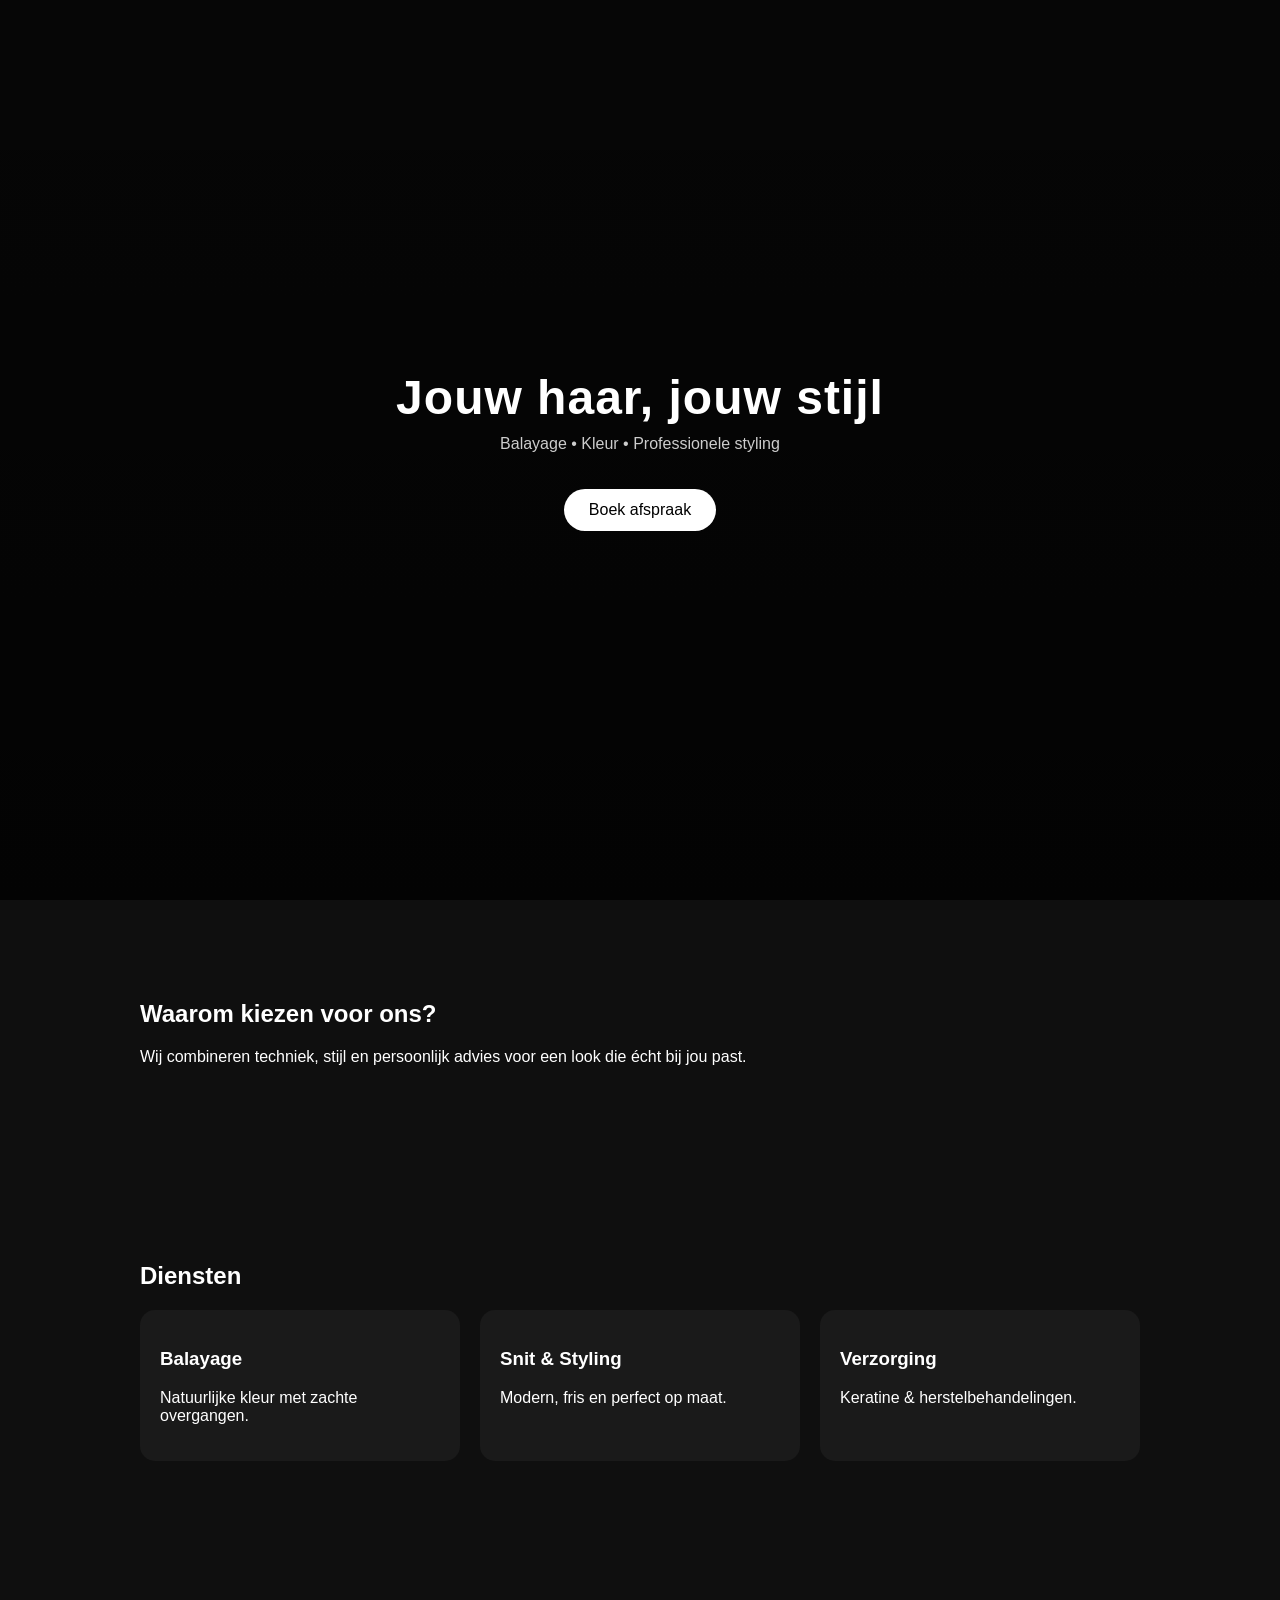
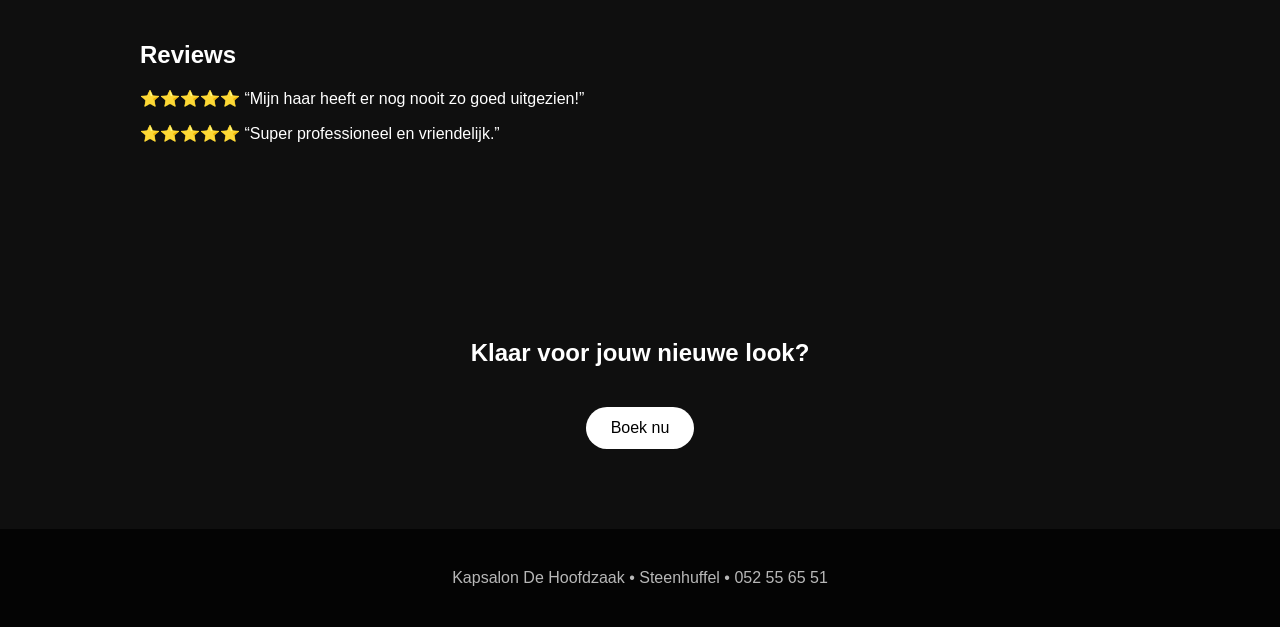
<file: index.html>
<!DOCTYPE html>
<html lang="nl">
<head>
<meta charset="UTF-8">
<meta name="viewport" content="width=device-width, initial-scale=1.0">
<title>Kapsalon De Hoofdzaak</title>

<style>
/* ===== BASE ===== */
body {
  margin: 0;
  font-family: 'Arial', sans-serif;
  background: #0f0f0f;
  color: white;
  overflow-x: hidden;
}

/* ===== HERO ===== */
header {
  height: 100vh;
  display: flex;
  align-items: center;
  justify-content: center;
  text-align: center;
  background: linear-gradient(rgba(0,0,0,0.6), rgba(0,0,0,0.8)),
              url('https://images.unsplash.com/photo-1522337660859-02fbefca4702') center/cover;
  position: relative;
}

.hero-text {
  opacity: 0;
  transform: translateY(30px);
  animation: fadeUp 1.5s ease forwards;
}

.hero-text h1 {
  font-size: 3rem;
  margin: 0;
  letter-spacing: 1px;
}

.hero-text p {
  margin-top: 10px;
  opacity: 0.8;
}

.btn {
  display: inline-block;
  margin-top: 20px;
  padding: 12px 25px;
  background: white;
  color: black;
  border-radius: 30px;
  text-decoration: none;
  transition: 0.3s;
}

.btn:hover {
  transform: scale(1.05);
  background: #ddd;
}

/* ===== SECTIONS ===== */
section {
  padding: 80px 20px;
  max-width: 1000px;
  margin: auto;
}

/* fade-in scroll animation */
.hidden {
  opacity: 0;
  transform: translateY(40px);
  transition: all 1s ease;
}

.show {
  opacity: 1;
  transform: translateY(0);
}

/* ===== SERVICES ===== */
.grid {
  display: grid;
  grid-template-columns: repeat(auto-fit, minmax(250px, 1fr));
  gap: 20px;
}

.card {
  background: #1a1a1a;
  padding: 20px;
  border-radius: 15px;
  transition: 0.3s;
}

.card:hover {
  transform: translateY(-8px);
  background: #222;
}

/* ===== ANIMATIONS ===== */
@keyframes fadeUp {
  to {
    opacity: 1;
    transform: translateY(0);
  }
}

/* ===== FOOTER ===== */
footer {
  text-align: center;
  padding: 40px;
  background: #000;
  opacity: 0.7;
}
</style>
</head>

<body>

<header>
  <div class="hero-text">
    <h1 id="typing">Jouw haar, jouw stijl</h1>
    <p>Balayage • Kleur • Professionele styling</p>
    <a href="#" class="btn">Boek afspraak</a>
  </div>
</header>

<section class="hidden">
  <h2>Waarom kiezen voor ons?</h2>
  <p>Wij combineren techniek, stijl en persoonlijk advies voor een look die écht bij jou past.</p>
</section>

<section class="hidden">
  <h2>Diensten</h2>
  <div class="grid">
    <div class="card">
      <h3>Balayage</h3>
      <p>Natuurlijke kleur met zachte overgangen.</p>
    </div>
    <div class="card">
      <h3>Snit & Styling</h3>
      <p>Modern, fris en perfect op maat.</p>
    </div>
    <div class="card">
      <h3>Verzorging</h3>
      <p>Keratine & herstelbehandelingen.</p>
    </div>
  </div>
</section>

<section class="hidden">
  <h2>Reviews</h2>
  <p>⭐⭐⭐⭐⭐ “Mijn haar heeft er nog nooit zo goed uitgezien!”</p>
  <p>⭐⭐⭐⭐⭐ “Super professioneel en vriendelijk.”</p>
</section>

<section class="hidden" style="text-align:center;">
  <h2>Klaar voor jouw nieuwe look?</h2>
  <a href="#" class="btn">Boek nu</a>
</section>

<footer>
  Kapsalon De Hoofdzaak • Steenhuffel • 052 55 65 51
</footer>

<script>
// ===== SCROLL ANIMATION =====
const elements = document.querySelectorAll('.hidden');

const observer = new IntersectionObserver(entries => {
  entries.forEach(entry => {
    if (entry.isIntersecting) {
      entry.target.classList.add('show');
    }
  });
});

elements.forEach(el => observer.observe(el));

// ===== SIMPLE TYPING EFFECT =====
const text = "Jouw haar, jouw stijl";
let i = 0;
const speed = 80;

function typeWriter() {
  if (i < text.length) {
    document.getElementById("typing").innerHTML += text.charAt(i);
    i++;
    setTimeout(typeWriter, speed);
  }
}

// reset voor typing effect
document.getElementById("typing").innerHTML = "";
typeWriter();
</script>

</body>
</html>
</file>
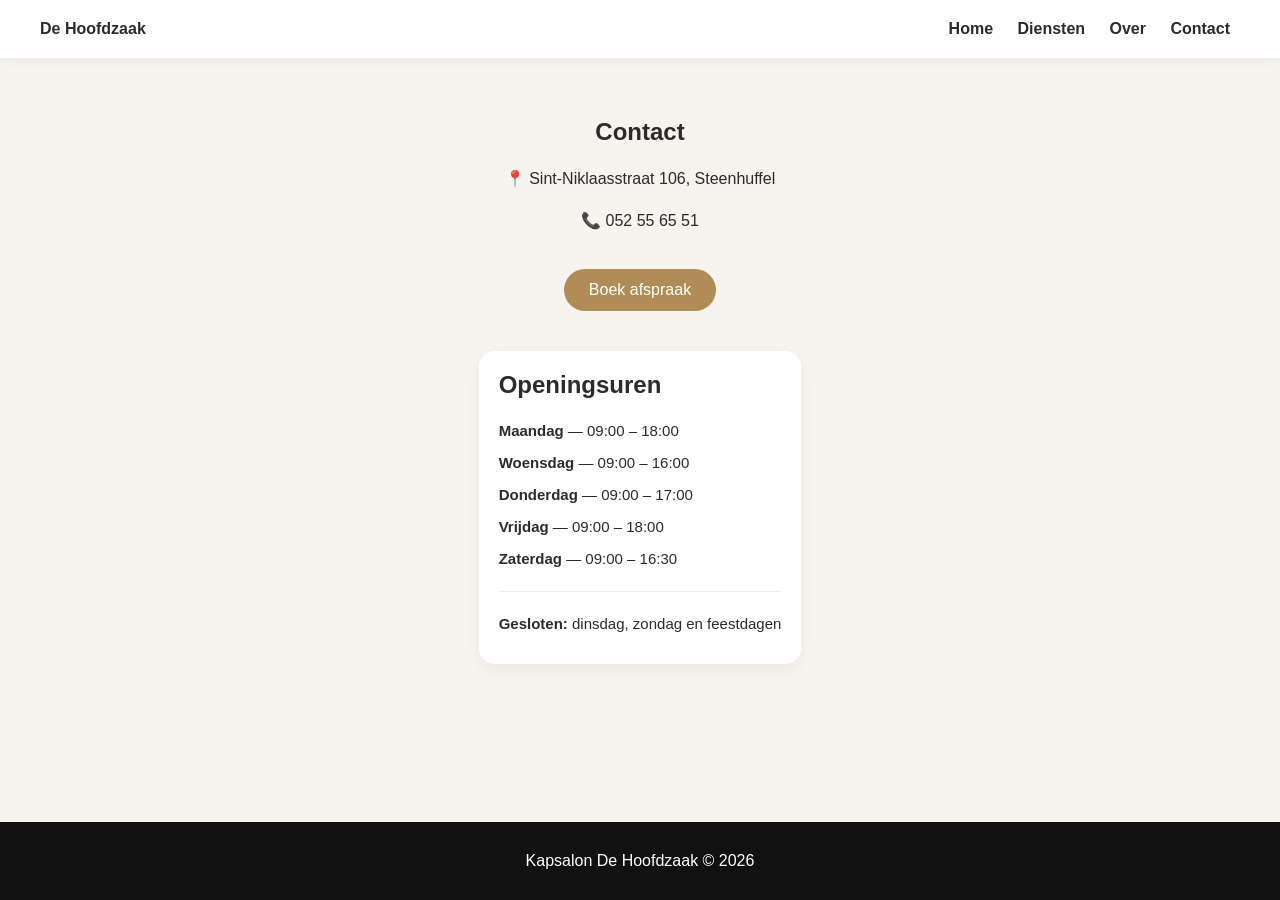
<file: contact.html>
<!DOCTYPE html>
<html lang="nl">
<head>
<meta charset="UTF-8">
<title>Contact - De Hoofdzaak</title>
<link rel="stylesheet" href="style.css">
</head>

<body>

<nav>
  <div><b>De Hoofdzaak</b></div>
  <div>
    <a href="index.html">Home</a>
    <a href="diensten.html">Diensten</a>
    <a href="over.html">Over</a>
    <a href="contact.html">Contact</a>
  </div>
</nav>

<section class="center">

  <h1>Contact</h1>

  <p>📍 Sint-Niklaasstraat 106, Steenhuffel</p>
  <p>📞 052 55 65 51</p>

  <a class="btn" href="#">Boek afspraak</a>

  <!-- OPENINGSUREN -->
  <div class="card" style="margin-top:40px; text-align:left;">

    <h2>Openingsuren</h2>

    <p><b>Maandag</b> — 09:00 – 18:00</p>
    <p><b>Woensdag</b> — 09:00 – 16:00</p>
    <p><b>Donderdag</b> — 09:00 – 17:00</p>
    <p><b>Vrijdag</b> — 09:00 – 18:00</p>
    <p><b>Zaterdag</b> — 09:00 – 16:30</p>

    <hr style="margin:20px 0;">

    <p><b>Gesloten:</b> dinsdag, zondag en feestdagen</p>

  </div>

</section>

<footer>
  Kapsalon De Hoofdzaak © 2026
</footer>

</body>
</html>
</file>
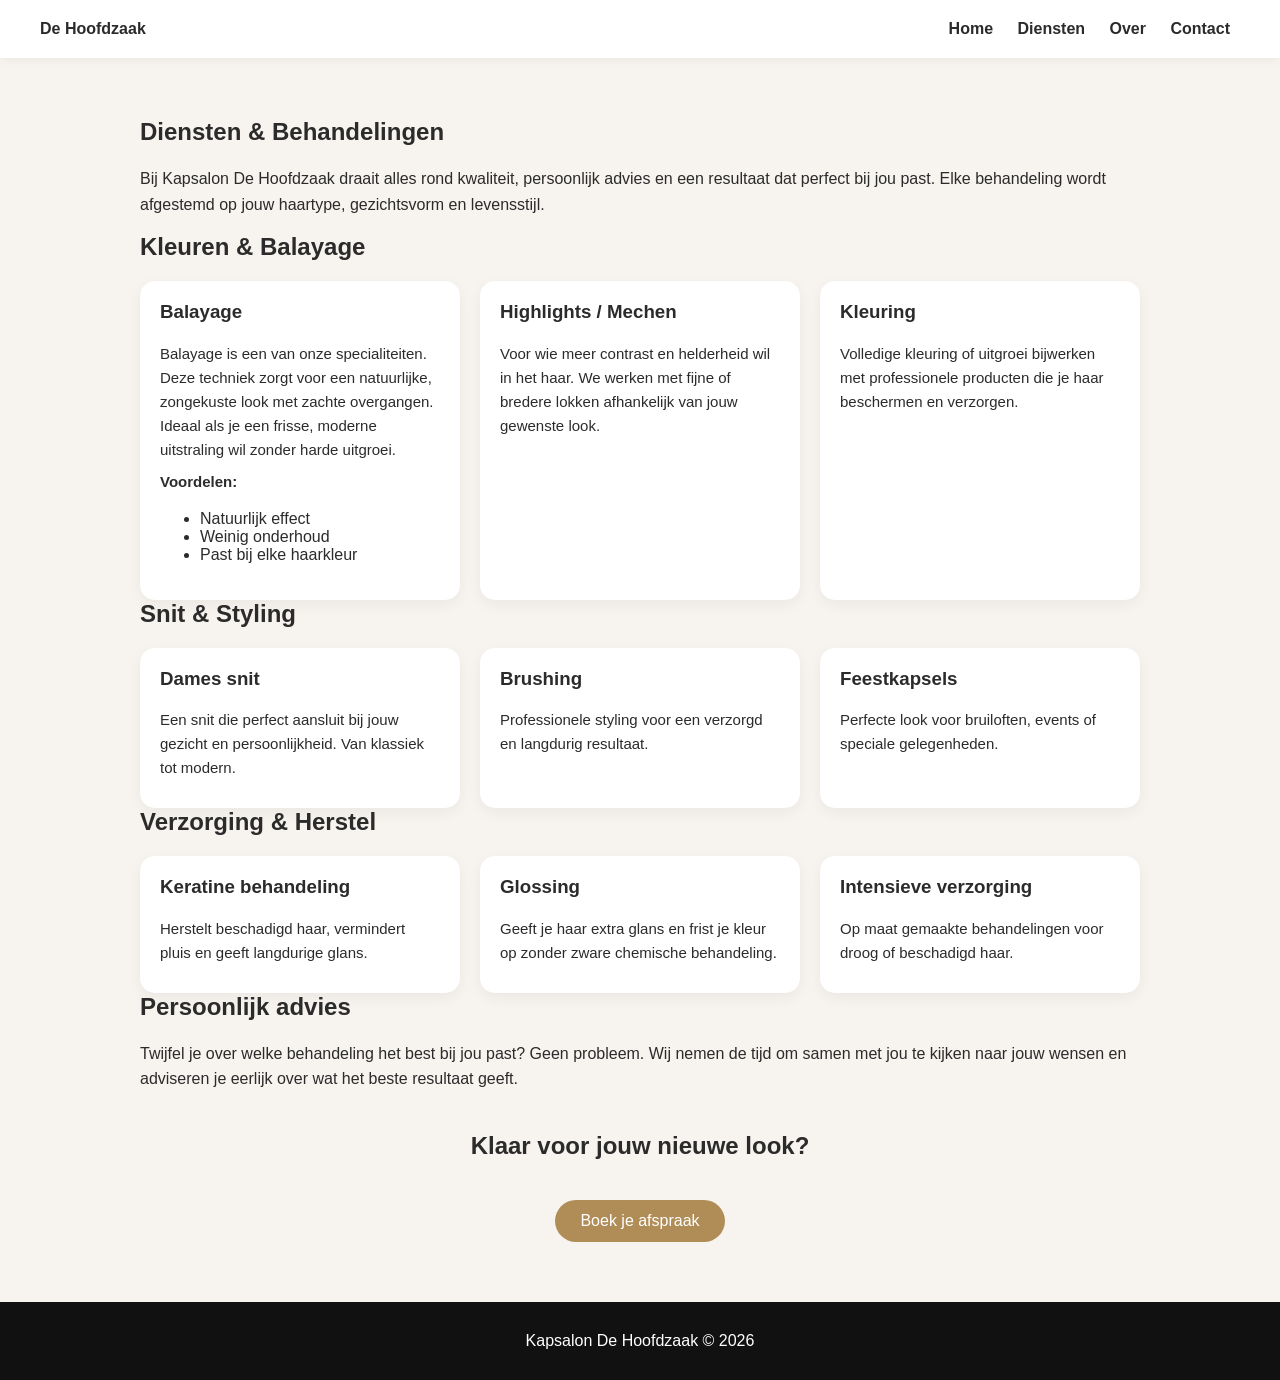
<file: diensten.html>
<!DOCTYPE html>
<html lang="nl">
<head>
<meta charset="UTF-8">
<title>Diensten - De Hoofdzaak</title>
<link rel="stylesheet" href="style.css">
</head>

<body>

<nav>
  <div><b>De Hoofdzaak</b></div>
  <div>
    <a href="index.html">Home</a>
    <a href="diensten.html">Diensten</a>
    <a href="over.html">Over</a>
    <a href="contact.html">Contact</a>
  </div>
</nav>

<section>

<h1>Diensten & Behandelingen</h1>

<p>
Bij Kapsalon De Hoofdzaak draait alles rond kwaliteit, persoonlijk advies en een resultaat dat perfect bij jou past. 
Elke behandeling wordt afgestemd op jouw haartype, gezichtsvorm en levensstijl.
</p>

<h2>Kleuren & Balayage</h2>

<div class="grid">

<div class="card">
  <h3>Balayage</h3>
  <p>
  Balayage is een van onze specialiteiten. Deze techniek zorgt voor een natuurlijke, zongekuste look met zachte overgangen. 
  Ideaal als je een frisse, moderne uitstraling wil zonder harde uitgroei.
  </p>
  <p><b>Voordelen:</b></p>
  <ul>
    <li>Natuurlijk effect</li>
    <li>Weinig onderhoud</li>
    <li>Past bij elke haarkleur</li>
  </ul>
</div>

<div class="card">
  <h3>Highlights / Mechen</h3>
  <p>
  Voor wie meer contrast en helderheid wil in het haar. We werken met fijne of bredere lokken afhankelijk van jouw gewenste look.
  </p>
</div>

<div class="card">
  <h3>Kleuring</h3>
  <p>
  Volledige kleuring of uitgroei bijwerken met professionele producten die je haar beschermen en verzorgen.
  </p>
</div>

</div>

<h2>Snit & Styling</h2>

<div class="grid">

<div class="card">
  <h3>Dames snit</h3>
  <p>
  Een snit die perfect aansluit bij jouw gezicht en persoonlijkheid. Van klassiek tot modern.
  </p>
</div>

<div class="card">
  <h3>Brushing</h3>
  <p>
  Professionele styling voor een verzorgd en langdurig resultaat.
  </p>
</div>

<div class="card">
  <h3>Feestkapsels</h3>
  <p>
  Perfecte look voor bruiloften, events of speciale gelegenheden.
  </p>
</div>

</div>

<h2>Verzorging & Herstel</h2>

<div class="grid">

<div class="card">
  <h3>Keratine behandeling</h3>
  <p>
  Herstelt beschadigd haar, vermindert pluis en geeft langdurige glans.
  </p>
</div>

<div class="card">
  <h3>Glossing</h3>
  <p>
  Geeft je haar extra glans en frist je kleur op zonder zware chemische behandeling.
  </p>
</div>

<div class="card">
  <h3>Intensieve verzorging</h3>
  <p>
  Op maat gemaakte behandelingen voor droog of beschadigd haar.
  </p>
</div>

</div>

<h2>Persoonlijk advies</h2>

<p>
Twijfel je over welke behandeling het best bij jou past? Geen probleem. 
Wij nemen de tijd om samen met jou te kijken naar jouw wensen en adviseren je eerlijk over wat het beste resultaat geeft.
</p>

<div style="text-align:center; margin-top:40px;">
  <h2>Klaar voor jouw nieuwe look?</h2>
  <a href="contact.html" class="btn">Boek je afspraak</a>
</div>

</section>

<footer>
  Kapsalon De Hoofdzaak © 2026
</footer>

</body>
</html>
</file>
<file: style.css>
/* =========================
   BASE / RESET
========================= */
html, body {
  height: 100%;
  margin: 0;
  padding: 0;
}

body {
  font-family: Arial, sans-serif;
  background: #f7f3ef;
  color: #2b2b2b;

  display: flex;
  flex-direction: column;
  min-height: 100vh;
}

/* =========================
   NAVIGATION
========================= */
nav {
  display: flex;
  justify-content: space-between;
  align-items: center;

  padding: 20px 40px;
  background: #ffffff;

  position: sticky;
  top: 0;

  box-shadow: 0 2px 10px rgba(0,0,0,0.05);
  z-index: 1000;
}

nav a {
  text-decoration: none;
  margin: 0 10px;
  color: #2b2b2b;
  font-weight: bold;
  transition: 0.3s ease;
}

nav a:hover {
  color: #b08d57;
}

/* =========================
   HERO SECTION
========================= */
.hero {
  height: 90vh;

  display: flex;
  align-items: center;
  justify-content: center;
  text-align: center;

  color: white;

  background:
    linear-gradient(rgba(0,0,0,0.4), rgba(0,0,0,0.6)),
    url('https://images.unsplash.com/photo-1522337360788-8b13dee7a37e') center/cover;

  padding: 20px;
}

.hero h1 {
  font-size: 3rem;
  margin: 0;
  animation: fadeIn 1.5s ease;
}

.hero p {
  opacity: 0.9;
}

/* =========================
   BUTTONS
========================= */
.btn {
  background: #b08d57;
  color: white;

  padding: 12px 25px;
  border-radius: 30px;

  text-decoration: none;
  display: inline-block;

  margin-top: 20px;

  transition: 0.3s ease;
}

.btn:hover {
  background: #8c6d3f;
  transform: scale(1.05);
}

/* =========================
   SECTIONS
========================= */
section {
  padding: 60px 20px;
  max-width: 1000px;
  margin: auto;

  flex: 1;
  text-align: left;
}

/* center variant */
.center {
  text-align: center;
}

/* =========================
   GRID / LAYOUT
========================= */
.grid {
  display: grid;
  grid-template-columns: repeat(auto-fit, minmax(250px, 1fr));
  gap: 20px;
}

/* =========================
   CARDS
========================= */
.card {
  background: white;
  padding: 20px;

  border-radius: 15px;

  box-shadow: 0 5px 15px rgba(0,0,0,0.05);

  transition: 0.3s ease;
}

.card:hover {
  transform: translateY(-5px);
}

/* text inside cards */
.card p {
  margin: 8px 0;
  font-size: 15px;
}

/* divider in cards */
.card hr {
  border: none;
  border-top: 1px solid #eee;
}

/* =========================
   IMAGES / GALLERY
========================= */
.grid img {
  width: 100%;
  border-radius: 12px;

  transition: 0.3s ease;
}

.grid img:hover {
  transform: scale(1.05);
}

/* =========================
   ANIMATIONS
========================= */
@keyframes fadeIn {
  from {
    opacity: 0;
    transform: translateY(20px);
  }
  to {
    opacity: 1;
    transform: translateY(0);
  }
}

/* =========================
   FOOTER
========================= */
footer {
  text-align: center;
  padding: 30px;

  background: #111;
  color: white;

  margin-top: auto;
}

/* =========================
   TYPOGRAPHY
========================= */
h1, h2, h3 {
  margin-top: 0;
}

p {
  line-height: 1.6;
}
</file>
